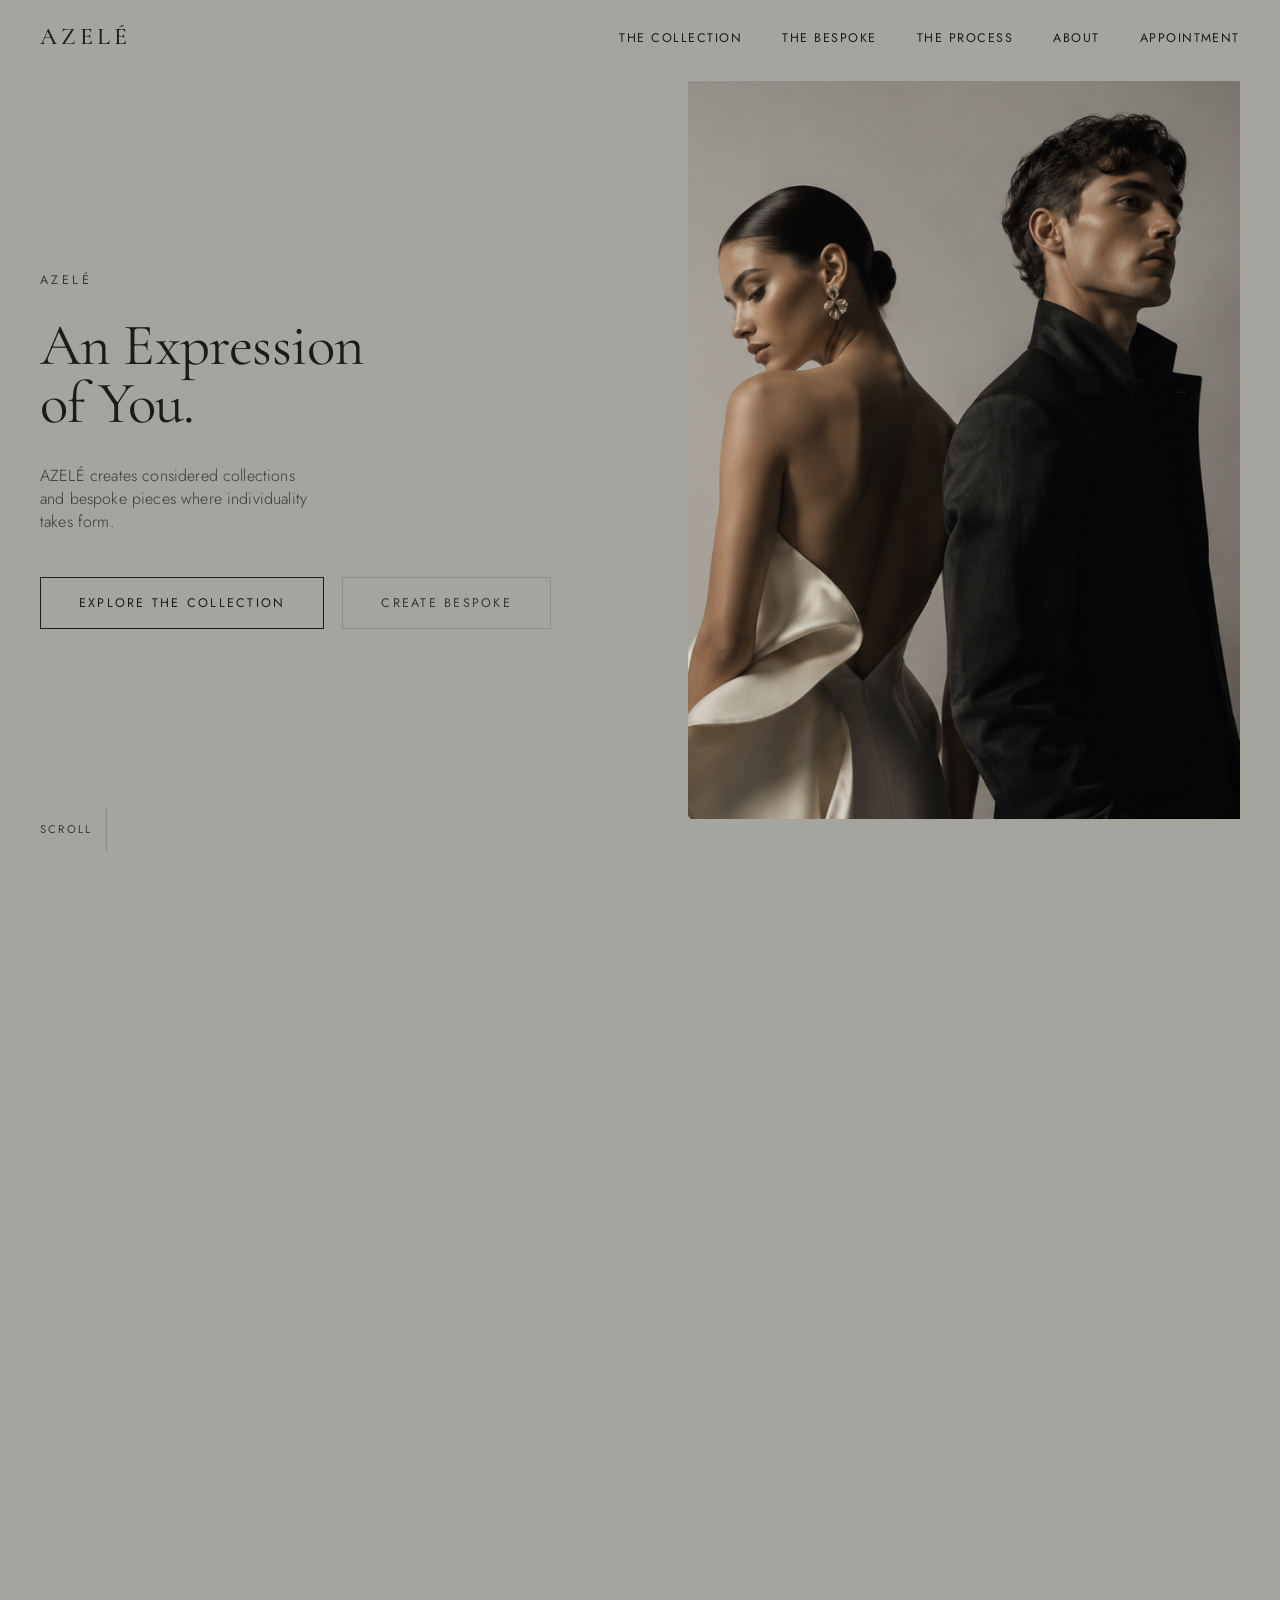
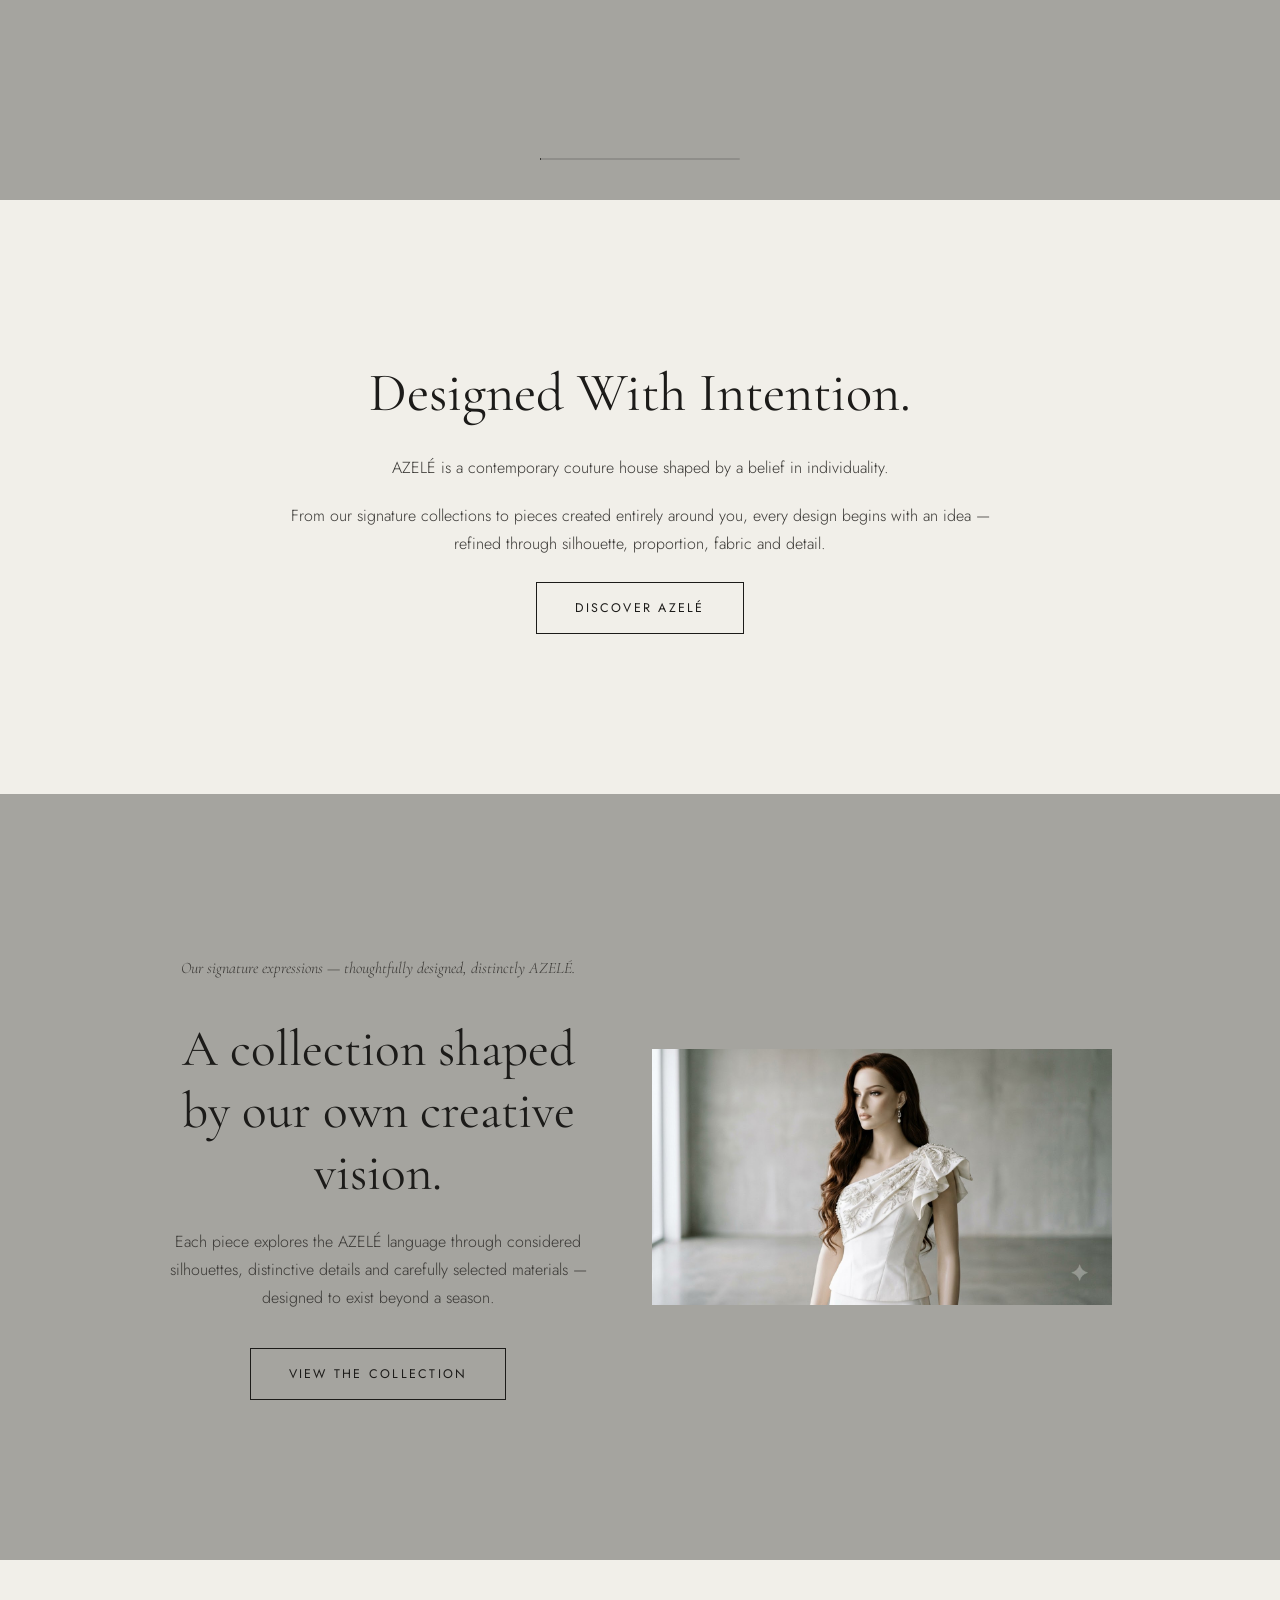
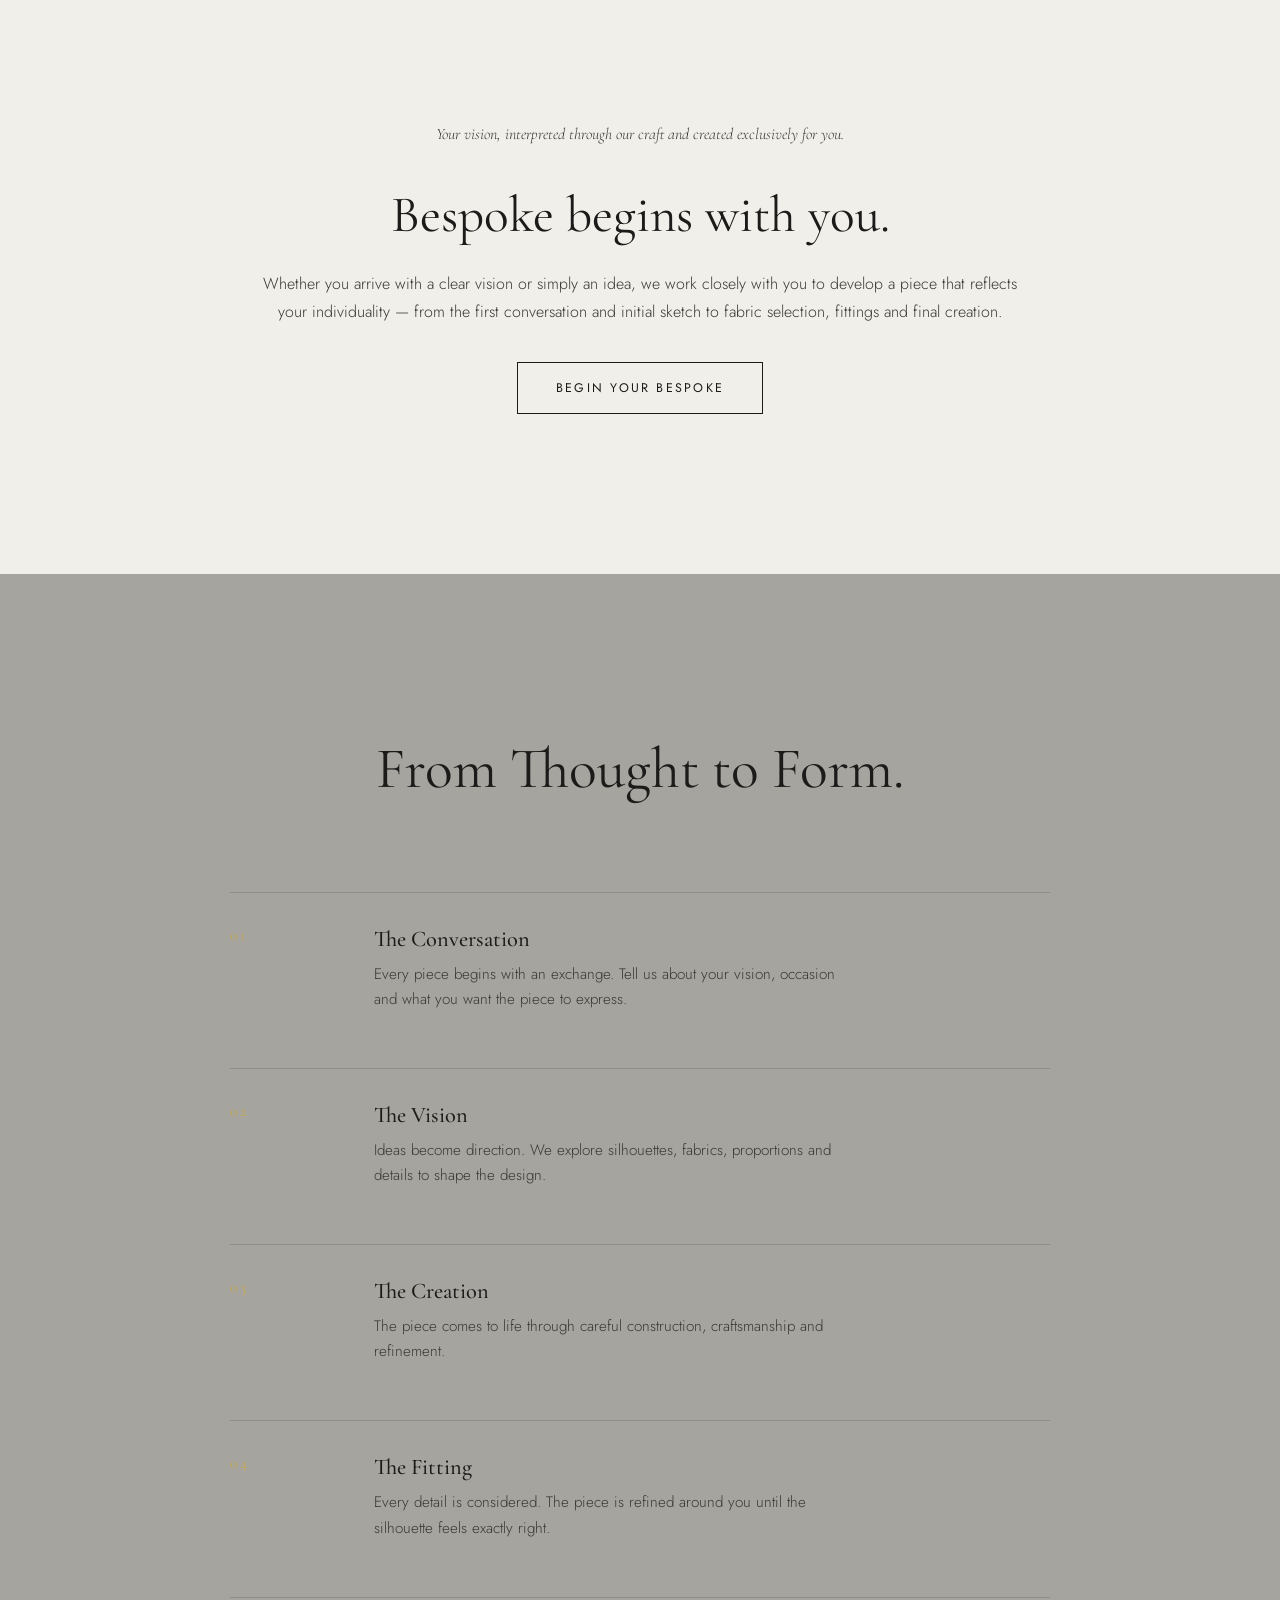
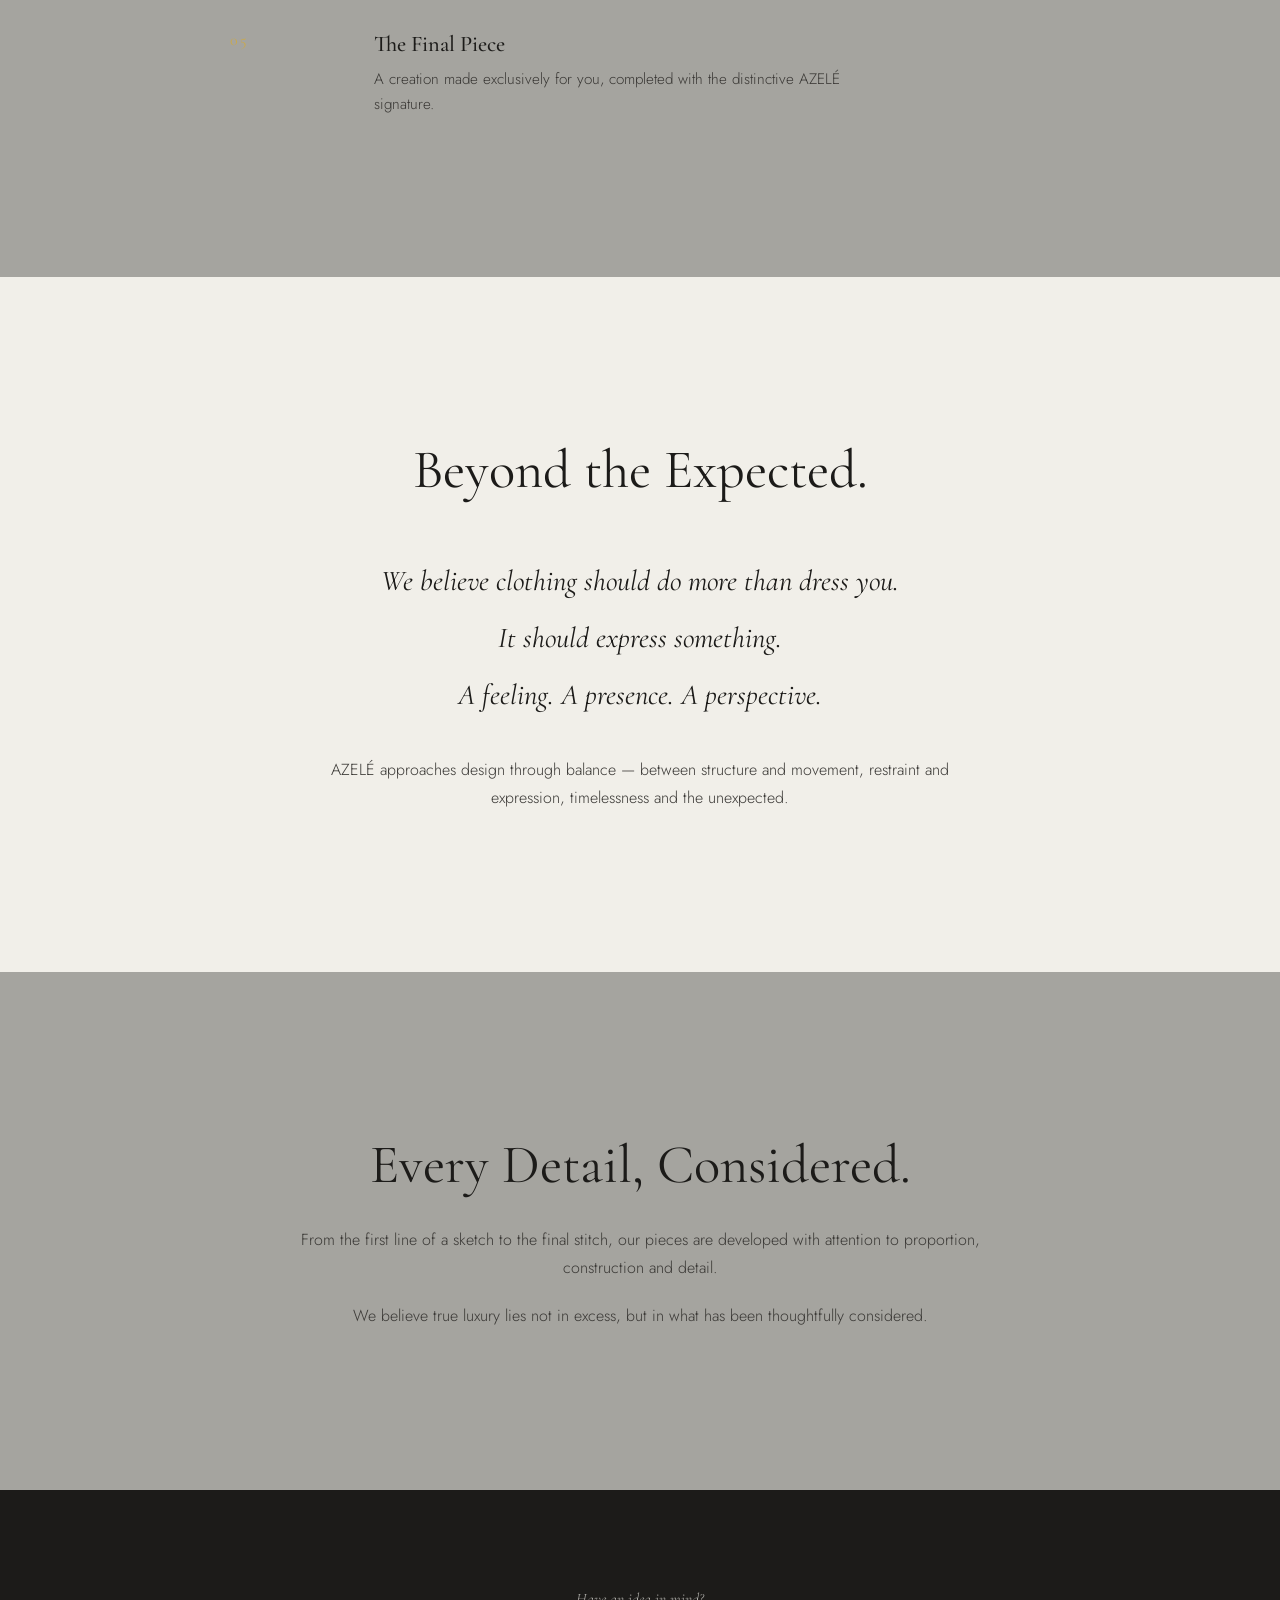
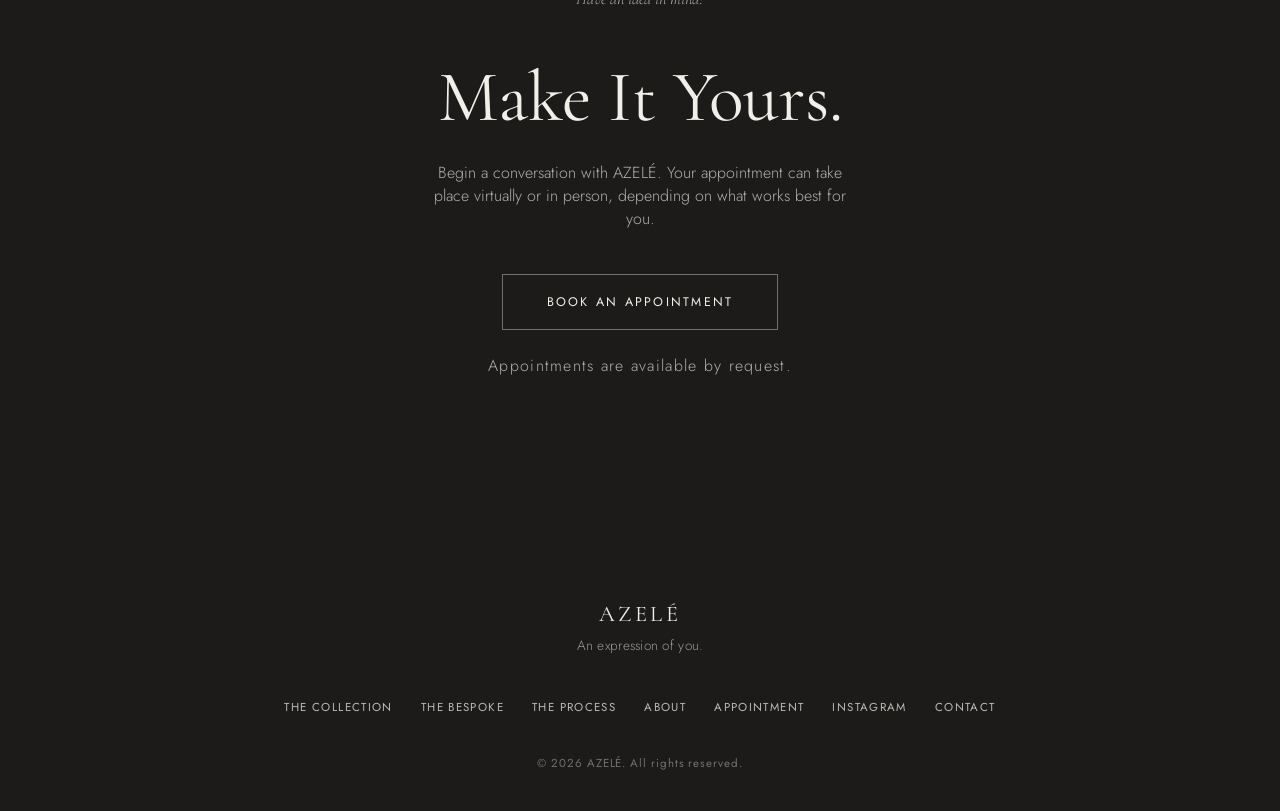
<file: index.html>
<!DOCTYPE html>
<html lang="en">
<head>
<meta charset="UTF-8" />
<meta name="viewport" content="width=device-width, initial-scale=1.0" />
<title>AZELÉ — An Expression of You</title>
<link rel="preconnect" href="https://fonts.googleapis.com">
<link href="https://fonts.googleapis.com/css2?family=Cormorant+Garamond:wght@300;400;500;600&family=Jost:wght@300;400;500&display=swap" rel="stylesheet">
<link rel="stylesheet" href="styles.css" />
</head>
<body>

  <!-- ============ NAV ============ -->
  <nav id="site-nav" class="nav">
    <div class="nav-inner">
      <a href="index.html" class="nav-logo">AZELÉ</a>
      <ul class="nav-links">
        <li><a href="collection.html">The Collection</a></li>
        <li><a href="bespoke.html">The Bespoke</a></li>
        <li><a href="#process">The Process</a></li>
        <li><a href="about.html">About</a></li>
        <li><a href="appointment.html">Appointment</a></li>
      </ul>
    </div>
  </nav>

  <!-- ============ HERO ============ -->
  <section id="top" class="hero">
    <div class="hero-copy">
      <p class="eyebrow">AZELÉ</p>
      <h1>An Expression<br/>of You.</h1>
      <p class="hero-sub">AZELÉ creates considered collections and bespoke pieces where individuality takes form.</p>
      <div class="hero-actions">
        <a href="collection.html" class="btn">Explore the Collection</a>
        <a href="bespoke.html" class="btn btn--ghost">Create Bespoke</a>
      </div>
    </div>
    <div class="hero-media">
      <img src="public/images/azele-hero-crop.png" alt="AZELÉ campaign image featuring a woman in a draped ivory gown and a man in tailored black, standing back to back" />
    </div>
    <div class="scroll-cue">
      <span>Scroll</span>
      <div class="scroll-line"><i></i></div>
    </div>
  </section>

  <!-- ============ SELF-PLAYING CANVAS SEQUENCE ============ -->
  <section id="story" class="scroll-sequence" style="--frame-count: 240;">
    <div class="sticky-stage">
      <canvas id="frame-canvas"></canvas>

      <div class="stage-caption stage-caption--in">
        <span class="cap-index">01</span>
        <h2>A silhouette begins,<br/>drawn to your form.</h2>
      </div>

      <div class="stage-caption stage-caption--mid">
        <span class="cap-index">02</span>
        <h2>Every detail,<br/>considered by hand.</h2>
      </div>

      <div class="stage-caption stage-caption--out">
        <span class="cap-index">03</span>
        <h2>One piece, realized —<br/>made for you alone.</h2>
      </div>

      <div class="progress-rail">
        <div class="progress-fill" id="progress-fill"></div>
      </div>
    </div>
  </section>

  <!-- ============ INTRODUCTION ============ -->
  <section id="introduction" class="copy-section bg-paper">
    <div class="copy-inner">
      <h2>Designed With Intention.</h2>
      <p>AZELÉ is a contemporary couture house shaped by a belief in individuality.</p>
      <p>From our signature collections to pieces created entirely around you, every design begins with an idea — refined through silhouette, proportion, fabric and detail.</p>
      <a href="about.html" class="btn">Discover AZELÉ</a>
    </div>
  </section>

  <!-- ============ THE COLLECTION (teaser) ============ -->
  <section class="offer bg-warm offer--collection">
    <div class="offer-row">
      <div class="offer-inner">
        <p class="offer-eyebrow">Our signature expressions — thoughtfully designed, distinctly AZELÉ.</p>
        <h2>A collection shaped by our own creative vision.</h2>
        <p>Each piece explores the AZELÉ language through considered silhouettes, distinctive details and carefully selected materials — designed to exist beyond a season.</p>
        <a href="collection.html" class="btn">View the Collection</a>
      </div>
      <div class="offer-media">
        <img class="offer-media-default" src="public/images/collection-default.jpeg" alt="AZELÉ collection piece — beaded one-shoulder gown detail" />
        <img class="offer-media-reveal" src="public/images/collection-reveal.jpeg" alt="" />
      </div>
    </div>
  </section>

  <!-- ============ THE BESPOKE (teaser) ============ -->
  <section class="offer bg-paper">
    <div class="offer-inner">
      <p class="offer-eyebrow">Your vision, interpreted through our craft and created exclusively for you.</p>
      <h2>Bespoke begins with you.</h2>
      <p>Whether you arrive with a clear vision or simply an idea, we work closely with you to develop a piece that reflects your individuality — from the first conversation and initial sketch to fabric selection, fittings and final creation.</p>
      <a href="bespoke.html" class="btn">Begin Your Bespoke</a>
    </div>
  </section>

  <!-- ============ THE PROCESS ============ -->
  <section id="process" class="process">
    <div class="process-head">
      <h2>From Thought to Form.</h2>
    </div>
    <div class="process-list">
      <div class="process-step">
        <span class="step-num">01</span>
        <div>
          <h3>The Conversation</h3>
          <p>Every piece begins with an exchange. Tell us about your vision, occasion and what you want the piece to express.</p>
        </div>
      </div>
      <div class="process-step">
        <span class="step-num">02</span>
        <div>
          <h3>The Vision</h3>
          <p>Ideas become direction. We explore silhouettes, fabrics, proportions and details to shape the design.</p>
        </div>
      </div>
      <div class="process-step">
        <span class="step-num">03</span>
        <div>
          <h3>The Creation</h3>
          <p>The piece comes to life through careful construction, craftsmanship and refinement.</p>
        </div>
      </div>
      <div class="process-step">
        <span class="step-num">04</span>
        <div>
          <h3>The Fitting</h3>
          <p>Every detail is considered. The piece is refined around you until the silhouette feels exactly right.</p>
        </div>
      </div>
      <div class="process-step">
        <span class="step-num">05</span>
        <div>
          <h3>The Final Piece</h3>
          <p>A creation made exclusively for you, completed with the distinctive AZELÉ signature.</p>
        </div>
      </div>
    </div>
  </section>

  <!-- ============ PHILOSOPHY ============ -->
  <section class="philosophy">
    <h2>Beyond the Expected.</h2>
    <div class="philosophy-lines">
      <p>We believe clothing should do more than dress you.</p>
      <p>It should express something.</p>
      <p>A feeling. A presence. A perspective.</p>
    </div>
    <p class="philosophy-body">AZELÉ approaches design through balance — between structure and movement, restraint and expression, timelessness and the unexpected.</p>
  </section>

  <!-- ============ CRAFTSMANSHIP ============ -->
  <section class="copy-section bg-warm">
    <div class="copy-inner">
      <h2>Every Detail, Considered.</h2>
      <p>From the first line of a sketch to the final stitch, our pieces are developed with attention to proportion, construction and detail.</p>
      <p>We believe true luxury lies not in excess, but in what has been thoughtfully considered.</p>
    </div>
  </section>

  <!-- ============ BESPOKE CTA ============ -->
  <section id="cta" class="cta">
    <p class="cta-lead">Have an idea in mind?</p>
    <h2>Make It Yours.</h2>
    <p>Begin a conversation with AZELÉ. Your appointment can take place virtually or in person, depending on what works best for you.</p>
    <a href="appointment.html" class="cta-button">Book an Appointment</a>
    <p class="cta-note">Appointments are available by request.</p>
  </section>

  <!-- ============ FOOTER ============ -->
  <footer class="footer">
    <div class="footer-inner">
      <p class="footer-logo">AZELÉ</p>
      <p class="footer-tag">An expression of you.</p>
      <ul class="footer-links">
        <li><a href="collection.html">The Collection</a></li>
        <li><a href="bespoke.html">The Bespoke</a></li>
        <li><a href="#process">The Process</a></li>
        <li><a href="about.html">About</a></li>
        <li><a href="appointment.html">Appointment</a></li>
        <li><a href="#">Instagram</a></li>
        <li><a href="#">Contact</a></li>
      </ul>
      <p class="footer-copy">&copy; 2026 AZELÉ. All rights reserved.</p>
    </div>
  </footer>

  <script src="nav.js"></script>
  <script src="script.js"></script>
  <script src="collection-reveal.js"></script>
</body>
</html>
</file>
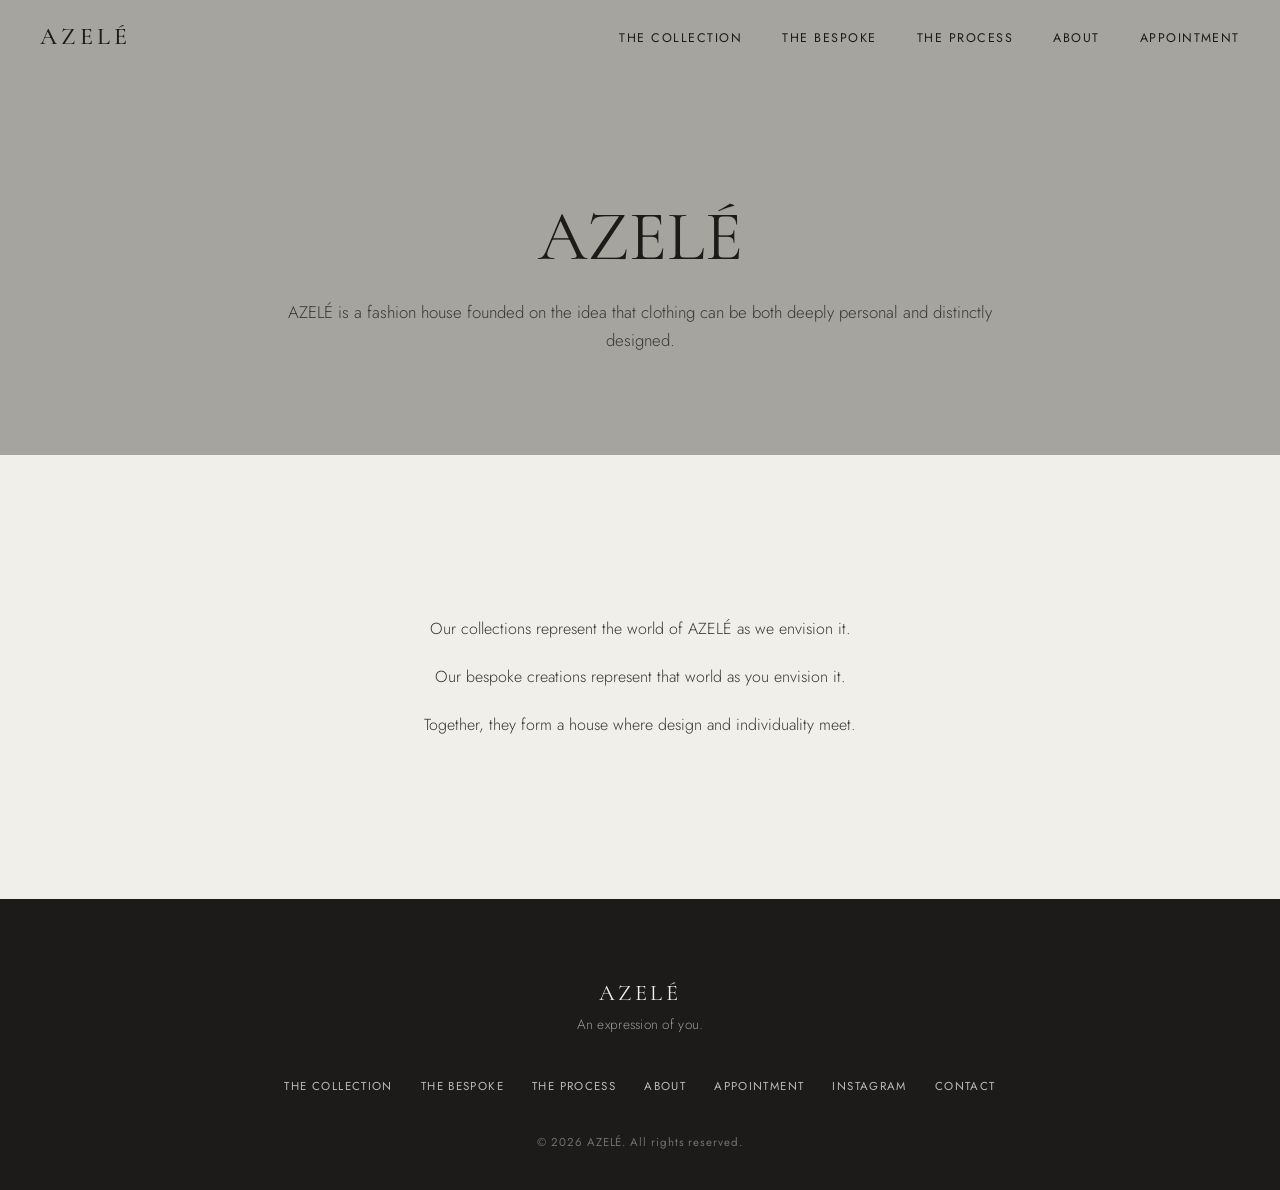
<file: about.html>
<!DOCTYPE html>
<html lang="en">
<head>
<meta charset="UTF-8" />
<meta name="viewport" content="width=device-width, initial-scale=1.0" />
<title>About — AZELÉ</title>
<link rel="preconnect" href="https://fonts.googleapis.com">
<link href="https://fonts.googleapis.com/css2?family=Cormorant+Garamond:wght@300;400;500;600&family=Jost:wght@300;400;500&display=swap" rel="stylesheet">
<link rel="stylesheet" href="styles.css" />
</head>
<body>

  <!-- ============ NAV ============ -->
  <nav id="site-nav" class="nav">
    <div class="nav-inner">
      <a href="index.html" class="nav-logo">AZELÉ</a>
      <ul class="nav-links">
        <li><a href="collection.html">The Collection</a></li>
        <li><a href="bespoke.html">The Bespoke</a></li>
        <li><a href="index.html#process">The Process</a></li>
        <li><a href="about.html">About</a></li>
        <li><a href="appointment.html">Appointment</a></li>
      </ul>
    </div>
  </nav>

  <!-- ============ PAGE HEAD ============ -->
  <section class="page-head">
    <div class="page-head-inner">
      <h1>AZELÉ</h1>
      <p>AZELÉ is a fashion house founded on the idea that clothing can be both deeply personal and distinctly designed.</p>
    </div>
  </section>

  <!-- ============ ABOUT COPY ============ -->
  <section class="copy-section bg-paper">
    <div class="copy-inner">
      <p>Our collections represent the world of AZELÉ as we envision it.</p>
      <p>Our bespoke creations represent that world as you envision it.</p>
      <p>Together, they form a house where design and individuality meet.</p>
    </div>
  </section>

  <!-- ============ FOOTER ============ -->
  <footer class="footer">
    <div class="footer-inner">
      <p class="footer-logo">AZELÉ</p>
      <p class="footer-tag">An expression of you.</p>
      <ul class="footer-links">
        <li><a href="collection.html">The Collection</a></li>
        <li><a href="bespoke.html">The Bespoke</a></li>
        <li><a href="index.html#process">The Process</a></li>
        <li><a href="about.html">About</a></li>
        <li><a href="appointment.html">Appointment</a></li>
        <li><a href="#">Instagram</a></li>
        <li><a href="#">Contact</a></li>
      </ul>
      <p class="footer-copy">&copy; 2026 AZELÉ. All rights reserved.</p>
    </div>
  </footer>

  <script src="nav.js"></script>
</body>
</html>
</file>
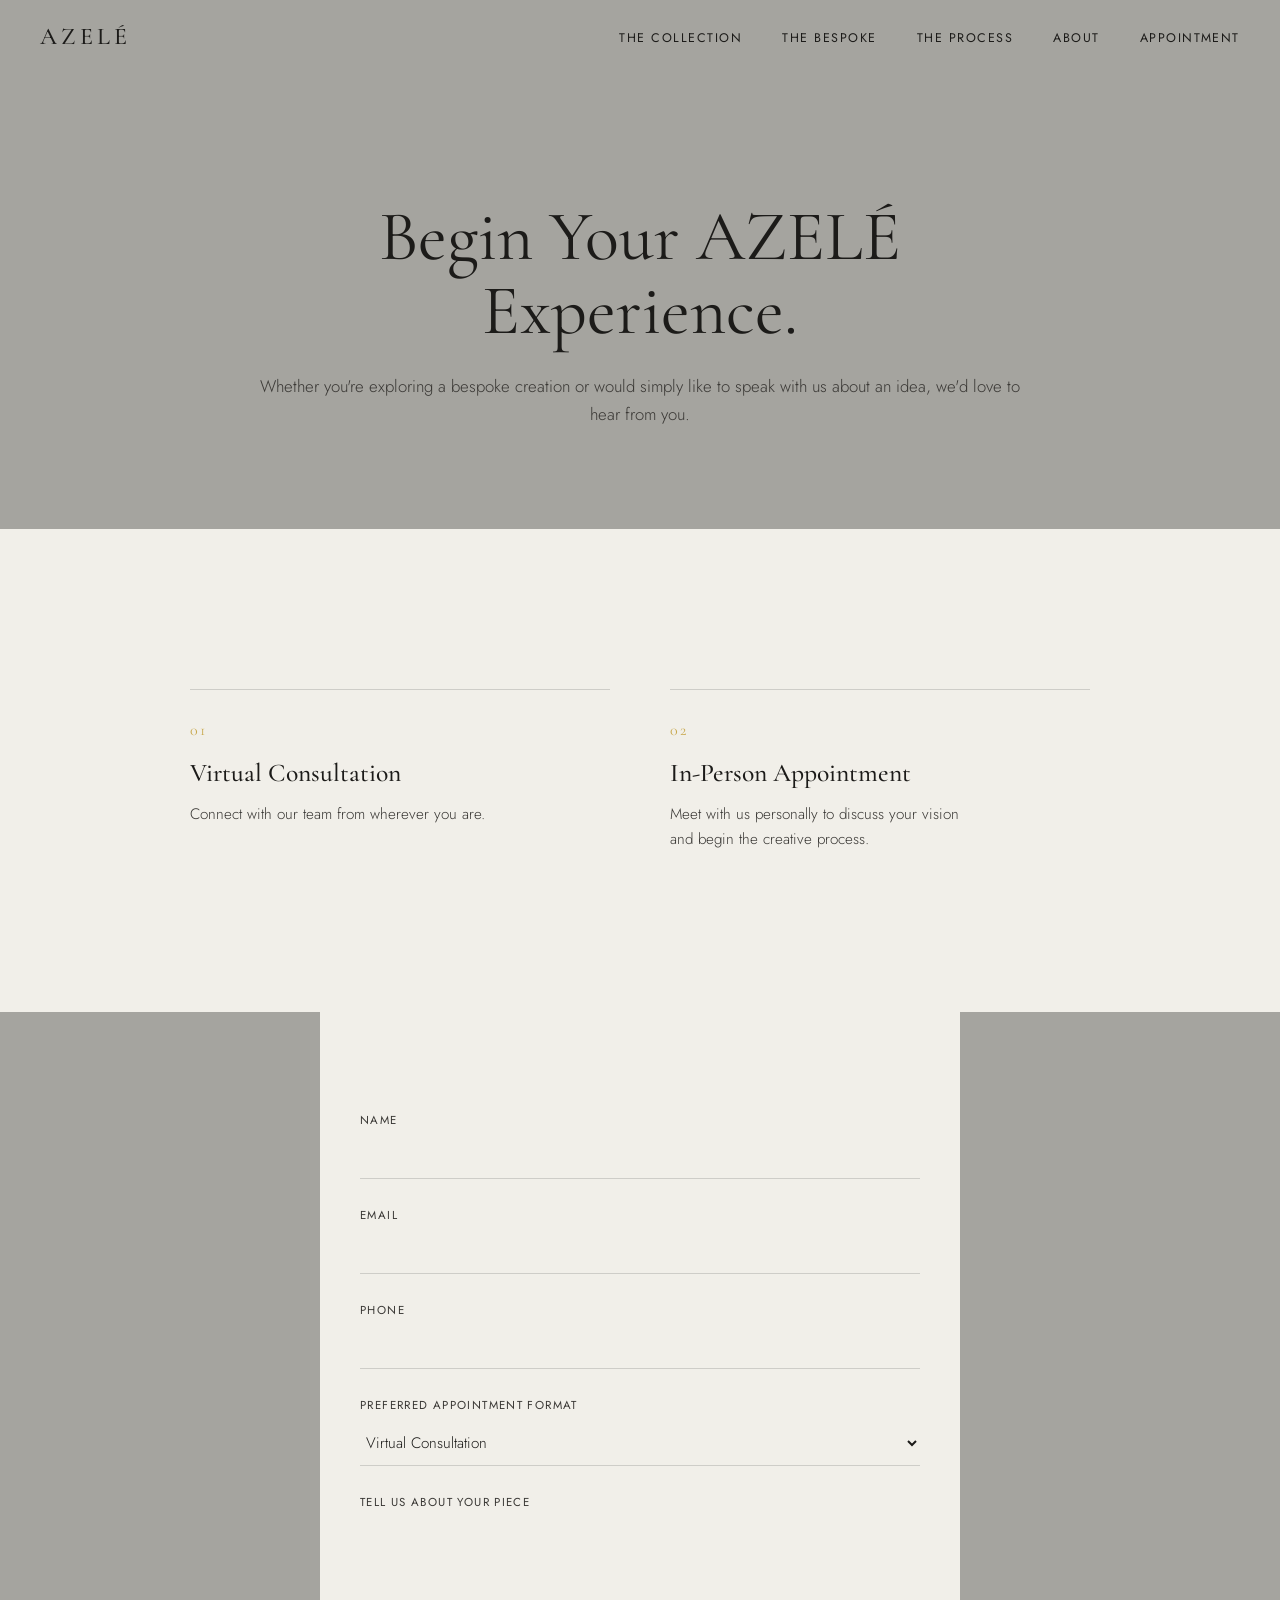
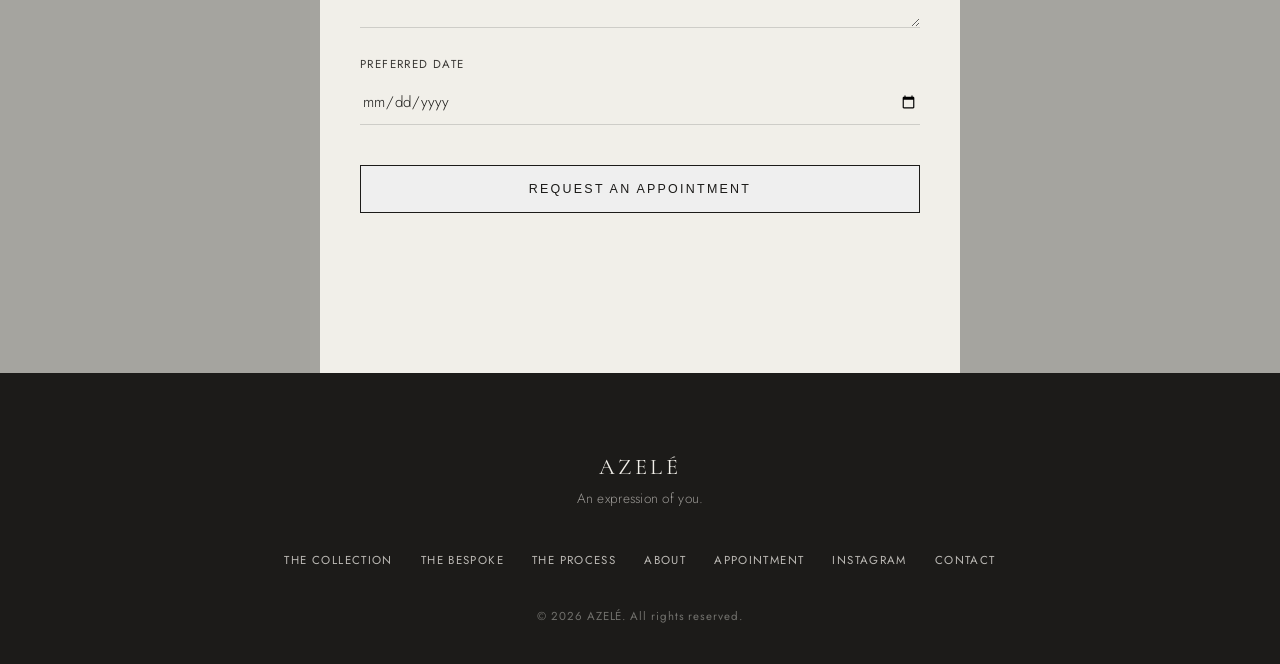
<file: appointment.html>
<!DOCTYPE html>
<html lang="en">
<head>
<meta charset="UTF-8" />
<meta name="viewport" content="width=device-width, initial-scale=1.0" />
<title>Appointment — AZELÉ</title>
<link rel="preconnect" href="https://fonts.googleapis.com">
<link href="https://fonts.googleapis.com/css2?family=Cormorant+Garamond:wght@300;400;500;600&family=Jost:wght@300;400;500&display=swap" rel="stylesheet">
<link rel="stylesheet" href="styles.css" />
</head>
<body>

  <!-- ============ NAV ============ -->
  <nav id="site-nav" class="nav">
    <div class="nav-inner">
      <a href="index.html" class="nav-logo">AZELÉ</a>
      <ul class="nav-links">
        <li><a href="collection.html">The Collection</a></li>
        <li><a href="bespoke.html">The Bespoke</a></li>
        <li><a href="index.html#process">The Process</a></li>
        <li><a href="about.html">About</a></li>
        <li><a href="appointment.html">Appointment</a></li>
      </ul>
    </div>
  </nav>

  <!-- ============ PAGE HEAD ============ -->
  <section class="page-head">
    <div class="page-head-inner">
      <h1>Begin Your AZELÉ Experience.</h1>
      <p>Whether you're exploring a bespoke creation or would simply like to speak with us about an idea, we'd love to hear from you.</p>
    </div>
  </section>

  <!-- ============ APPOINTMENT FORMATS ============ -->
  <section class="detail">
    <div class="detail-grid detail-grid--two">
      <div class="detail-block">
        <span class="detail-num">01</span>
        <h3>Virtual Consultation</h3>
        <p>Connect with our team from wherever you are.</p>
      </div>
      <div class="detail-block">
        <span class="detail-num">02</span>
        <h3>In-Person Appointment</h3>
        <p>Meet with us personally to discuss your vision and begin the creative process.</p>
      </div>
    </div>
  </section>

  <!-- ============ APPOINTMENT FORM ============ -->
  <!-- No backend wired up yet — connect this form to the real booking flow later. -->
  <section>
    <form class="appointment-form">
      <div class="form-row">
        <label for="name">Name</label>
        <input type="text" id="name" name="name" autocomplete="name" required />
      </div>
      <div class="form-row">
        <label for="email">Email</label>
        <input type="email" id="email" name="email" autocomplete="email" required />
      </div>
      <div class="form-row">
        <label for="phone">Phone</label>
        <input type="tel" id="phone" name="phone" autocomplete="tel" />
      </div>
      <div class="form-row">
        <label for="format">Preferred appointment format</label>
        <select id="format" name="format">
          <option value="virtual">Virtual Consultation</option>
          <option value="in-person">In-Person Appointment</option>
        </select>
      </div>
      <div class="form-row">
        <label for="piece">Tell us about your piece</label>
        <textarea id="piece" name="piece"></textarea>
      </div>
      <div class="form-row">
        <label for="date">Preferred date</label>
        <input type="date" id="date" name="date" />
      </div>
      <button type="submit" class="btn">Request an Appointment</button>
    </form>
  </section>

  <!-- ============ FOOTER ============ -->
  <footer class="footer">
    <div class="footer-inner">
      <p class="footer-logo">AZELÉ</p>
      <p class="footer-tag">An expression of you.</p>
      <ul class="footer-links">
        <li><a href="collection.html">The Collection</a></li>
        <li><a href="bespoke.html">The Bespoke</a></li>
        <li><a href="index.html#process">The Process</a></li>
        <li><a href="about.html">About</a></li>
        <li><a href="appointment.html">Appointment</a></li>
        <li><a href="#">Instagram</a></li>
        <li><a href="#">Contact</a></li>
      </ul>
      <p class="footer-copy">&copy; 2026 AZELÉ. All rights reserved.</p>
    </div>
  </footer>

  <script src="nav.js"></script>
</body>
</html>
</file>
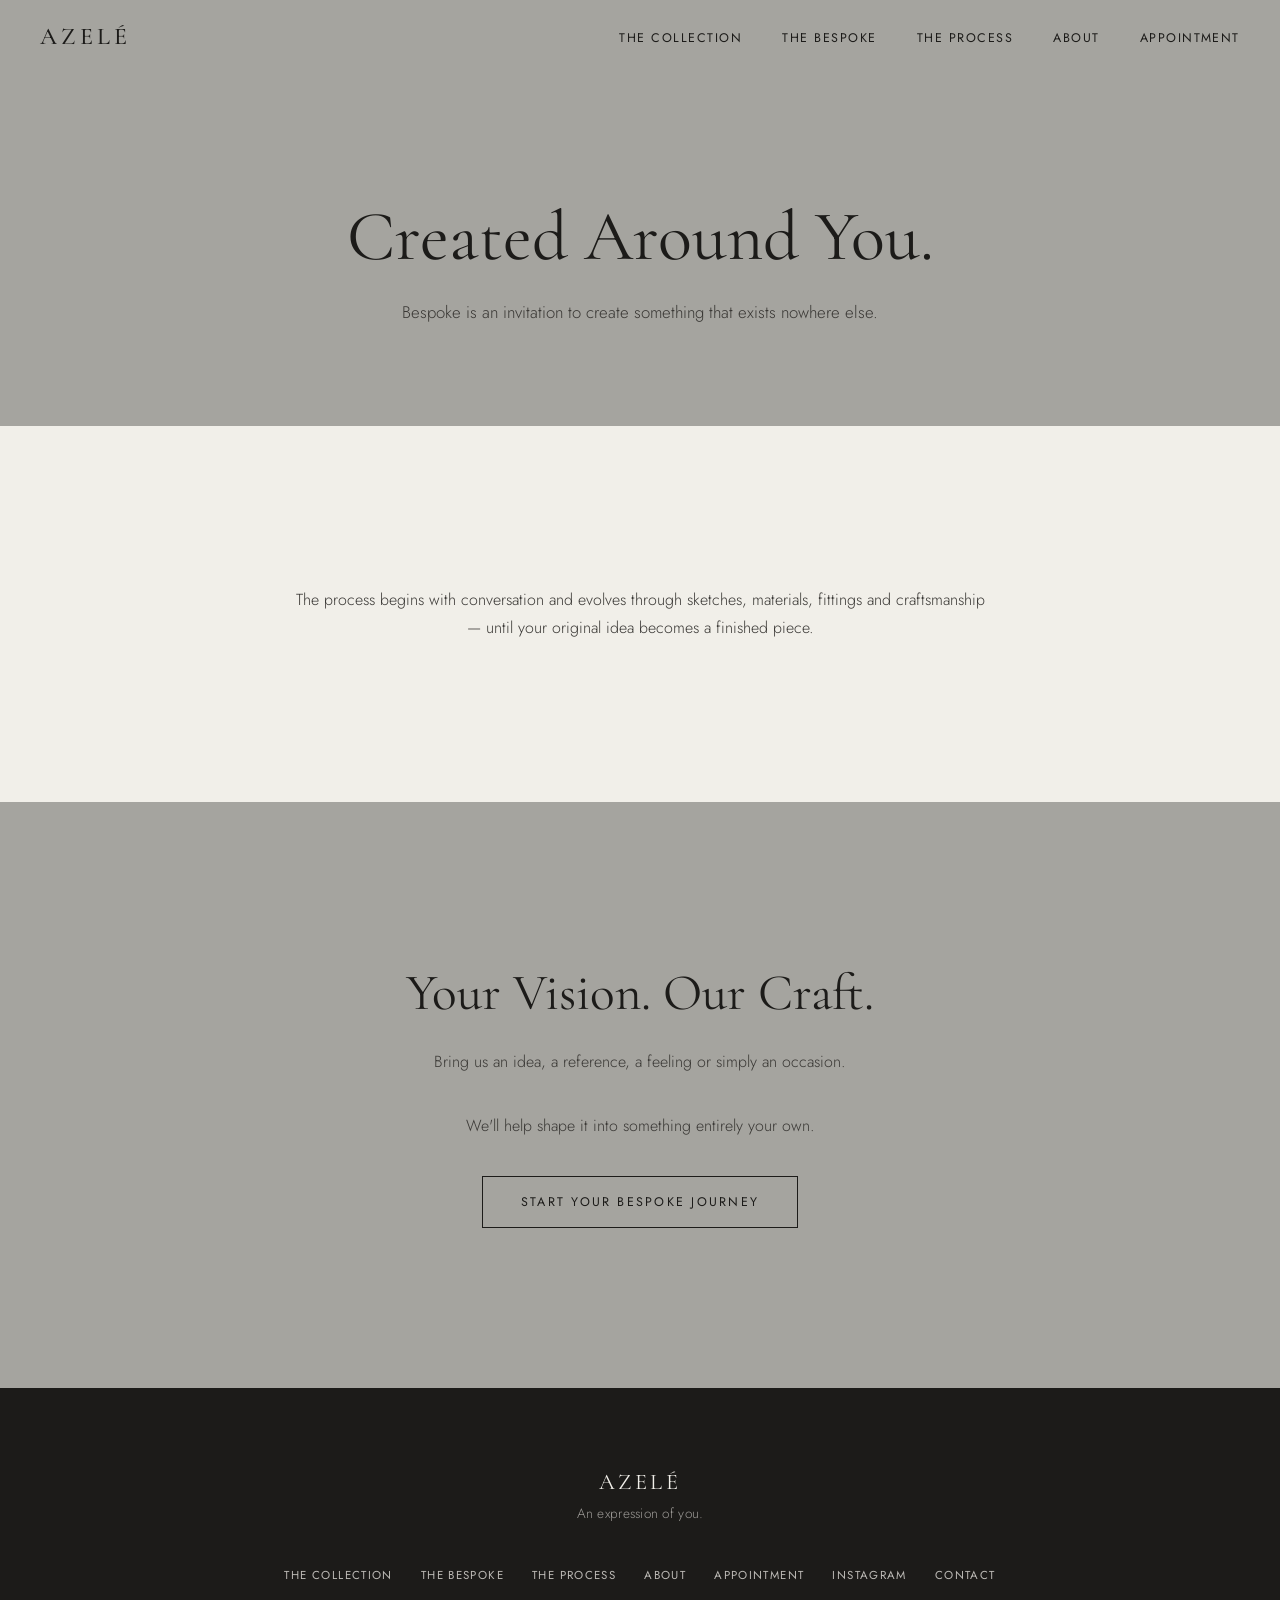
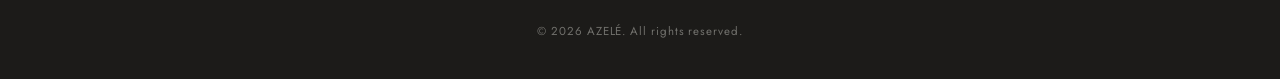
<file: bespoke.html>
<!DOCTYPE html>
<html lang="en">
<head>
<meta charset="UTF-8" />
<meta name="viewport" content="width=device-width, initial-scale=1.0" />
<title>The Bespoke — AZELÉ</title>
<link rel="preconnect" href="https://fonts.googleapis.com">
<link href="https://fonts.googleapis.com/css2?family=Cormorant+Garamond:wght@300;400;500;600&family=Jost:wght@300;400;500&display=swap" rel="stylesheet">
<link rel="stylesheet" href="styles.css" />
</head>
<body>

  <!-- ============ NAV ============ -->
  <nav id="site-nav" class="nav">
    <div class="nav-inner">
      <a href="index.html" class="nav-logo">AZELÉ</a>
      <ul class="nav-links">
        <li><a href="collection.html">The Collection</a></li>
        <li><a href="bespoke.html">The Bespoke</a></li>
        <li><a href="index.html#process">The Process</a></li>
        <li><a href="about.html">About</a></li>
        <li><a href="appointment.html">Appointment</a></li>
      </ul>
    </div>
  </nav>

  <!-- ============ PAGE HEAD ============ -->
  <section class="page-head">
    <div class="page-head-inner">
      <h1>Created Around You.</h1>
      <p>Bespoke is an invitation to create something that exists nowhere else.</p>
    </div>
  </section>

  <!-- ============ BESPOKE INTRO ============ -->
  <section class="copy-section bg-paper">
    <div class="copy-inner">
      <p>The process begins with conversation and evolves through sketches, materials, fittings and craftsmanship — until your original idea becomes a finished piece.</p>
    </div>
  </section>

  <!-- ============ VISION / CRAFT ============ -->
  <section class="offer bg-warm">
    <div class="offer-inner">
      <h2>Your Vision. Our Craft.</h2>
      <p>Bring us an idea, a reference, a feeling or simply an occasion.</p>
      <p>We'll help shape it into something entirely your own.</p>
      <a href="appointment.html" class="btn">Start Your Bespoke Journey</a>
    </div>
  </section>

  <!-- ============ FOOTER ============ -->
  <footer class="footer">
    <div class="footer-inner">
      <p class="footer-logo">AZELÉ</p>
      <p class="footer-tag">An expression of you.</p>
      <ul class="footer-links">
        <li><a href="collection.html">The Collection</a></li>
        <li><a href="bespoke.html">The Bespoke</a></li>
        <li><a href="index.html#process">The Process</a></li>
        <li><a href="about.html">About</a></li>
        <li><a href="appointment.html">Appointment</a></li>
        <li><a href="#">Instagram</a></li>
        <li><a href="#">Contact</a></li>
      </ul>
      <p class="footer-copy">&copy; 2026 AZELÉ. All rights reserved.</p>
    </div>
  </footer>

  <script src="nav.js"></script>
</body>
</html>
</file>
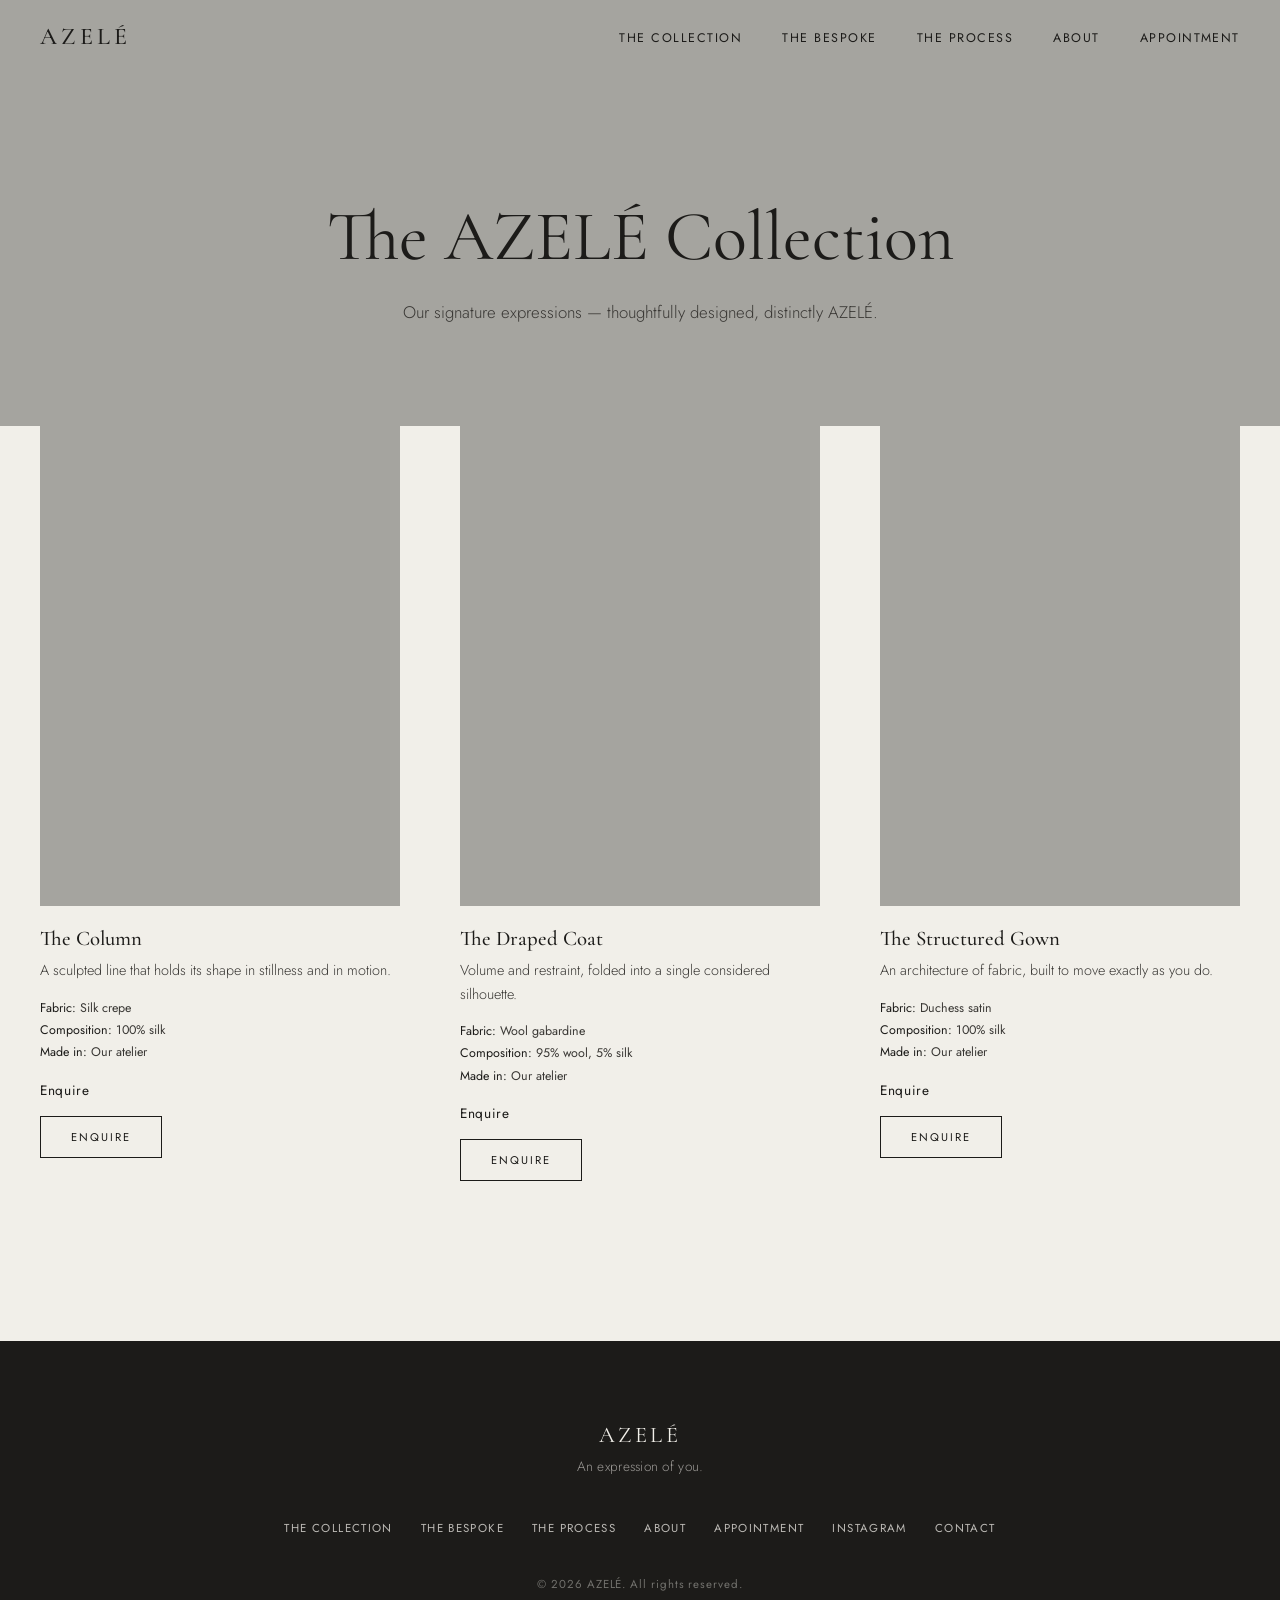
<file: collection.html>
<!DOCTYPE html>
<html lang="en">
<head>
<meta charset="UTF-8" />
<meta name="viewport" content="width=device-width, initial-scale=1.0" />
<title>The Collection — AZELÉ</title>
<link rel="preconnect" href="https://fonts.googleapis.com">
<link href="https://fonts.googleapis.com/css2?family=Cormorant+Garamond:wght@300;400;500;600&family=Jost:wght@300;400;500&display=swap" rel="stylesheet">
<link rel="stylesheet" href="styles.css" />
</head>
<body>

  <!-- ============ NAV ============ -->
  <nav id="site-nav" class="nav">
    <div class="nav-inner">
      <a href="index.html" class="nav-logo">AZELÉ</a>
      <ul class="nav-links">
        <li><a href="collection.html">The Collection</a></li>
        <li><a href="bespoke.html">The Bespoke</a></li>
        <li><a href="index.html#process">The Process</a></li>
        <li><a href="about.html">About</a></li>
        <li><a href="appointment.html">Appointment</a></li>
      </ul>
    </div>
  </nav>

  <!-- ============ PAGE HEAD ============ -->
  <section class="page-head">
    <div class="page-head-inner">
      <h1>The AZELÉ Collection</h1>
      <p>Our signature expressions — thoughtfully designed, distinctly AZELÉ.</p>
    </div>
  </section>

  <!-- ============ PIECE GRID ============ -->
  <!-- Placeholder pieces — replace with real catalog content, imagery and pricing before launch. -->
  <section class="piece-grid">
    <article class="piece-card">
      <div class="piece-media"></div>
      <h3>The Column</h3>
      <p class="piece-desc">A sculpted line that holds its shape in stillness and in motion.</p>
      <p class="piece-meta">
        <strong>Fabric:</strong> Silk crepe<br/>
        <strong>Composition:</strong> 100% silk<br/>
        <strong>Made in:</strong> Our atelier
      </p>
      <p class="piece-price">Enquire</p>
      <a href="appointment.html" class="btn">Enquire</a>
    </article>

    <article class="piece-card">
      <div class="piece-media"></div>
      <h3>The Draped Coat</h3>
      <p class="piece-desc">Volume and restraint, folded into a single considered silhouette.</p>
      <p class="piece-meta">
        <strong>Fabric:</strong> Wool gabardine<br/>
        <strong>Composition:</strong> 95% wool, 5% silk<br/>
        <strong>Made in:</strong> Our atelier
      </p>
      <p class="piece-price">Enquire</p>
      <a href="appointment.html" class="btn">Enquire</a>
    </article>

    <article class="piece-card">
      <div class="piece-media"></div>
      <h3>The Structured Gown</h3>
      <p class="piece-desc">An architecture of fabric, built to move exactly as you do.</p>
      <p class="piece-meta">
        <strong>Fabric:</strong> Duchess satin<br/>
        <strong>Composition:</strong> 100% silk<br/>
        <strong>Made in:</strong> Our atelier
      </p>
      <p class="piece-price">Enquire</p>
      <a href="appointment.html" class="btn">Enquire</a>
    </article>
  </section>

  <!-- ============ FOOTER ============ -->
  <footer class="footer">
    <div class="footer-inner">
      <p class="footer-logo">AZELÉ</p>
      <p class="footer-tag">An expression of you.</p>
      <ul class="footer-links">
        <li><a href="collection.html">The Collection</a></li>
        <li><a href="bespoke.html">The Bespoke</a></li>
        <li><a href="index.html#process">The Process</a></li>
        <li><a href="about.html">About</a></li>
        <li><a href="appointment.html">Appointment</a></li>
        <li><a href="#">Instagram</a></li>
        <li><a href="#">Contact</a></li>
      </ul>
      <p class="footer-copy">&copy; 2026 AZELÉ. All rights reserved.</p>
    </div>
  </footer>

  <script src="nav.js"></script>
</body>
</html>
</file>
<file: styles.css>
/* =========================================================
   AZELÉ — Site Styles
   Palette derived from the sampled backdrop of the frame
   sequence itself, so the canvas melts into the page.
   ========================================================= */

:root{
  --bg: #A5A49F;          /* sampled average backdrop color from frames */
  --bg-deep: #86847E;     /* slightly deeper shade for contrast blocks */
  --ink: #1c1b19;
  --ink-soft: #3a3835;
  --paper: #f1efe9;
  --line: rgba(28,27,25,0.16);
  --accent: #c9a94f;      /* muted brass, echoes the sequin glints */

  --serif: 'Cormorant Garamond', 'Times New Roman', serif;
  --sans: 'Jost', 'Helvetica Neue', Arial, sans-serif;
}

*{ margin:0; padding:0; box-sizing:border-box; }

html{
  background: var(--bg);
  scroll-behavior: smooth;
}

body{
  background: var(--bg);
  color: var(--ink);
  font-family: var(--sans);
  overflow-x: hidden;
}

a{ color: inherit; text-decoration: none; }
ul{ list-style: none; }

::selection{ background: var(--ink); color: var(--bg); }

/* ---------------- NAV ---------------- */
.nav{
  position: fixed;
  top: 0; left: 0; right: 0;
  z-index: 100;
  background: transparent;
  transition: background-color 0.4s ease, backdrop-filter 0.4s ease, box-shadow 0.4s ease;
}

.nav.scrolled{
  background: rgba(165, 164, 159, 0.55);
  backdrop-filter: blur(14px) saturate(140%);
  -webkit-backdrop-filter: blur(14px) saturate(140%);
  box-shadow: 0 1px 0 var(--line);
}

.nav-inner{
  max-width: 1400px;
  margin: 0 auto;
  padding: 22px 40px;
  display: flex;
  align-items: center;
  justify-content: space-between;
}

.nav-logo{
  font-family: var(--serif);
  font-size: 1.5rem;
  letter-spacing: 0.18em;
  font-weight: 500;
}

.nav-links{
  display: flex;
  gap: 40px;
}

.nav-links a{
  font-size: 0.78rem;
  letter-spacing: 0.12em;
  text-transform: uppercase;
  font-weight: 400;
  position: relative;
  padding-bottom: 4px;
}

.nav-links a::after{
  content: "";
  position: absolute;
  left: 0; bottom: 0;
  width: 0%;
  height: 1px;
  background: var(--ink);
  transition: width 0.3s ease;
}

.nav-links a:hover::after{ width: 100%; }

/* ---------------- HERO ---------------- */
.hero{
  position: relative;
  min-height: 100vh;
  display: flex;
  flex-direction: row;
  align-items: center;
  justify-content: space-between;
  gap: 48px;
  padding: 0 40px;
  max-width: 1400px;
  margin: 0 auto;
}

.hero-copy{
  flex: 1 1 480px;
  max-width: 560px;
}

.hero-media{
  flex: 0 0 46%;
  max-width: 620px;
  height: 82vh;
}

.hero-media img{
  display: block;
  width: 100%;
  height: 100%;
  object-fit: cover;
  object-position: center top;
}

.eyebrow{
  font-size: 0.78rem;
  letter-spacing: 0.28em;
  text-transform: uppercase;
  color: var(--ink-soft);
  margin-bottom: 28px;
}

.hero h1{
  font-family: var(--serif);
  font-weight: 400;
  font-size: clamp(2.8rem, 4.6vw, 5.2rem);
  line-height: 0.98;
  letter-spacing: -0.01em;
}

.hero-sub{
  margin-top: 32px;
  max-width: 30ch;
  font-size: 1rem;
  font-weight: 300;
  color: var(--ink-soft);
  letter-spacing: 0.01em;
}

.hero-actions{
  display: flex;
  flex-wrap: wrap;
  gap: 18px;
  margin-top: 44px;
}

.scroll-cue{
  position: absolute;
  bottom: 48px;
  left: 40px;
  display: flex;
  align-items: center;
  gap: 14px;
}

.scroll-cue span{
  font-size: 0.7rem;
  letter-spacing: 0.2em;
  text-transform: uppercase;
  color: var(--ink-soft);
}

.scroll-line{
  width: 1px;
  height: 46px;
  background: var(--line);
  position: relative;
  overflow: hidden;
}

.scroll-line i{
  position: absolute;
  top: -100%;
  left: 0;
  width: 100%;
  height: 100%;
  background: var(--ink);
  animation: scrollDrop 1.8s ease-in-out infinite;
}

@keyframes scrollDrop{
  0%{ top: -100%; }
  60%{ top: 100%; }
  100%{ top: 100%; }
}

/* ---------------- SCROLL SEQUENCE ---------------- */
.scroll-sequence{
  position: relative;
  height: 100vh; /* self-playing now, no scroll runway needed */
  background: var(--bg);
}

.sticky-stage{
  position: relative;
  top: 0;
  height: 100vh;
  width: 100%;
  overflow: hidden;
  background: var(--bg);
}

#frame-canvas{
  position: absolute;
  inset: 0;
  width: 100%;
  height: 100%;
  display: block;
  background: var(--bg);
}

.stage-caption{
  position: absolute;
  left: 6%;
  max-width: 460px;
  opacity: 0;
  transform: translateY(24px);
  transition: opacity 0.6s ease, transform 0.6s ease;
  pointer-events: none;
}

.stage-caption.is-visible{
  opacity: 1;
  transform: translateY(0);
}

.stage-caption--in{ top: 18%; }
.stage-caption--mid{ top: 42%; left: auto; right: 6%; text-align: right; }
.stage-caption--out{ bottom: 14%; top: auto; }

.cap-index{
  display: block;
  font-size: 0.72rem;
  letter-spacing: 0.3em;
  color: var(--accent);
  margin-bottom: 10px;
}

.stage-caption h2{
  font-family: var(--serif);
  font-weight: 400;
  font-size: clamp(1.8rem, 3.4vw, 2.8rem);
  line-height: 1.08;
  color: var(--ink);
  text-shadow: 0 2px 18px rgba(241,239,233,0.5);
}

.progress-rail{
  position: absolute;
  bottom: 40px;
  left: 50%;
  transform: translateX(-50%);
  width: 200px;
  height: 2px;
  background: var(--line);
  border-radius: 2px;
  overflow: hidden;
}

.progress-fill{
  height: 100%;
  width: 0%;
  background: var(--ink);
}

/* ---------------- DETAIL ---------------- */
.detail{
  padding: 160px 40px;
  background: var(--paper);
}

.detail-grid{
  max-width: 1200px;
  margin: 0 auto;
  display: grid;
  grid-template-columns: repeat(3, 1fr);
  gap: 60px;
}

.detail-block{
  border-top: 1px solid var(--line);
  padding-top: 28px;
}

.detail-num{
  font-family: var(--serif);
  font-size: 1rem;
  color: var(--accent);
  letter-spacing: 0.1em;
}

.detail-block h3{
  font-family: var(--serif);
  font-weight: 500;
  font-size: 1.6rem;
  margin: 16px 0 14px;
}

.detail-block p{
  font-size: 0.95rem;
  font-weight: 300;
  line-height: 1.65;
  color: var(--ink-soft);
  max-width: 34ch;
}

.detail-grid--two{
  grid-template-columns: repeat(2, 1fr);
  max-width: 900px;
}

/* ---------------- BUTTONS (light backgrounds) ---------------- */
.btn{
  display: inline-block;
  padding: 16px 38px;
  border: 1px solid var(--ink);
  color: var(--ink);
  font-size: 0.78rem;
  letter-spacing: 0.18em;
  text-transform: uppercase;
  transition: background-color 0.3s ease, color 0.3s ease, border-color 0.3s ease;
}

.btn:hover{
  background: var(--ink);
  color: var(--paper);
}

.btn--ghost{
  border-color: var(--line);
  color: var(--ink-soft);
}

.btn--ghost:hover{
  border-color: var(--ink);
}

/* ---------------- COPY SECTIONS (Introduction / Craftsmanship) ---------------- */
.copy-section{
  padding: 160px 40px;
  text-align: center;
}

.copy-section.bg-paper{ background: var(--paper); }
.copy-section.bg-warm{ background: var(--bg); }

.copy-inner{
  max-width: 700px;
  margin: 0 auto;
}

.copy-inner h2{
  font-family: var(--serif);
  font-weight: 400;
  font-size: clamp(2.2rem, 5vw, 3.4rem);
  margin-bottom: 28px;
}

.copy-inner p{
  font-size: 1rem;
  font-weight: 300;
  line-height: 1.75;
  color: var(--ink-soft);
  margin-bottom: 20px;
}

.copy-inner p:last-of-type{ margin-bottom: 0; }

.copy-inner .btn{ margin-top: 24px; }

/* ---------------- OFFER SECTIONS (Collection / Bespoke teasers) ---------------- */
.offer{ padding: 160px 40px; }
.offer.bg-warm{ background: var(--bg); }
.offer.bg-paper{ background: var(--paper); }

.offer-inner{
  max-width: 760px;
  margin: 0 auto;
  text-align: center;
}

.offer-eyebrow{
  font-family: var(--serif);
  font-style: italic;
  font-weight: 400;
  font-size: 1.3rem;
  color: var(--ink-soft);
  margin-bottom: 24px;
  line-height: 1.4;
}

.offer-inner h2{
  font-family: var(--serif);
  font-weight: 400;
  font-size: clamp(2rem, 4.6vw, 3.2rem);
  margin-bottom: 24px;
}

.offer-inner p{
  font-size: 1rem;
  font-weight: 300;
  line-height: 1.75;
  color: var(--ink-soft);
  margin-bottom: 36px;
}

/* ---------------- COLLECTION IMAGE REVEAL (scoped additions only; .offer/.offer-inner/.offer-eyebrow rules above are untouched and still govern the Bespoke teaser) ---------------- */
.offer--collection .offer-row{
  display: flex;
  align-items: center;
  justify-content: center;
  gap: 64px;
  max-width: 1160px;
  margin: 0 auto;
}

.offer--collection .offer-inner{
  margin: 0;
  max-width: 420px;
  flex: 1 1 380px;
}

.offer-media{
  position: relative;
  flex: 1 1 420px;
  max-width: 460px;
  aspect-ratio: 1376 / 768;
  overflow: hidden;
}

.offer-media img{
  position: absolute;
  inset: 0;
  width: 100%;
  height: 100%;
  object-fit: cover;
  display: block;
}

.offer-media-reveal{
  opacity: 0;
  transition: opacity 0.5s ease;
  pointer-events: none;
  -webkit-mask-image: radial-gradient(circle 140px at var(--mx, 50%) var(--my, 50%), #000 45%, transparent 75%);
  mask-image: radial-gradient(circle 140px at var(--mx, 50%) var(--my, 50%), #000 45%, transparent 75%);
}

.offer-media.is-active .offer-media-reveal{
  opacity: 1;
}

/* ---------------- PROCESS ---------------- */
.process{
  padding: 160px 40px;
  background: var(--bg);
}

.process-head{
  text-align: center;
  margin-bottom: 88px;
}

.process-head h2{
  font-family: var(--serif);
  font-weight: 400;
  font-size: clamp(2.4rem, 5vw, 3.6rem);
}

.process-list{
  max-width: 820px;
  margin: 0 auto;
  display: flex;
  flex-direction: column;
  gap: 56px;
}

.process-step{
  display: grid;
  grid-template-columns: 120px 1fr;
  gap: 24px;
  border-top: 1px solid var(--line);
  padding-top: 32px;
}

.process-step .step-num{
  font-family: var(--serif);
  font-size: 1rem;
  color: var(--accent);
  letter-spacing: 0.1em;
}

.process-step h3{
  font-family: var(--serif);
  font-weight: 500;
  font-size: 1.4rem;
  margin-bottom: 10px;
}

.process-step p{
  font-size: 0.95rem;
  font-weight: 300;
  line-height: 1.65;
  color: var(--ink-soft);
  max-width: 52ch;
}

/* ---------------- PHILOSOPHY ---------------- */
.philosophy{
  padding: 160px 40px;
  background: var(--paper);
  text-align: center;
}

.philosophy h2{
  font-family: var(--serif);
  font-weight: 400;
  font-size: clamp(2.2rem, 5vw, 3.4rem);
  margin-bottom: 56px;
}

.philosophy-lines{
  max-width: 640px;
  margin: 0 auto 40px;
}

.philosophy-lines p{
  font-family: var(--serif);
  font-style: italic;
  font-weight: 400;
  font-size: clamp(1.3rem, 2.6vw, 1.8rem);
  line-height: 1.5;
  color: var(--ink);
  margin-bottom: 14px;
}

.philosophy-body{
  max-width: 620px;
  margin: 0 auto;
  font-size: 1rem;
  font-weight: 300;
  line-height: 1.75;
  color: var(--ink-soft);
}

/* ---------------- PAGE HEAD (subpage intros) ---------------- */
.page-head{
  padding: 200px 40px 100px;
  text-align: center;
  background: var(--bg);
}

.page-head-inner{
  max-width: 760px;
  margin: 0 auto;
}

.page-head h1{
  font-family: var(--serif);
  font-weight: 400;
  font-size: clamp(2.6rem, 6vw, 4.4rem);
  margin-bottom: 24px;
  line-height: 1.05;
}

.page-head p{
  font-size: 1.05rem;
  font-weight: 300;
  line-height: 1.7;
  color: var(--ink-soft);
}

/* ---------------- APPOINTMENT FORM ---------------- */
.appointment-form{
  max-width: 640px;
  margin: 0 auto;
  padding: 100px 40px 160px;
  background: var(--paper);
}

.form-row{
  margin-bottom: 28px;
  display: flex;
  flex-direction: column;
  gap: 8px;
}

.form-row label{
  font-size: 0.72rem;
  letter-spacing: 0.12em;
  text-transform: uppercase;
  color: var(--ink-soft);
}

.form-row input,
.form-row select,
.form-row textarea{
  font-family: var(--sans);
  font-size: 0.95rem;
  font-weight: 300;
  color: var(--ink);
  background: transparent;
  border: none;
  border-bottom: 1px solid var(--line);
  padding: 10px 2px;
  outline: none;
  transition: border-color 0.3s ease;
}

.form-row input:focus,
.form-row select:focus,
.form-row textarea:focus{
  border-color: var(--ink);
}

.form-row textarea{
  resize: vertical;
  min-height: 110px;
}

.appointment-form .btn{
  margin-top: 12px;
  width: 100%;
  text-align: center;
}

/* ---------------- COLLECTION GRID ---------------- */
.piece-grid{
  max-width: 1300px;
  margin: 0 auto;
  padding: 0 40px 160px;
  display: grid;
  grid-template-columns: repeat(3, 1fr);
  gap: 60px;
  background: var(--paper);
}

.piece-card{ text-align: left; }

.piece-media{
  aspect-ratio: 3 / 4;
  background: var(--bg);
  margin-bottom: 20px;
}

.piece-card h3{
  font-family: var(--serif);
  font-weight: 500;
  font-size: 1.3rem;
  margin-bottom: 8px;
}

.piece-desc{
  font-size: 0.9rem;
  font-weight: 300;
  color: var(--ink-soft);
  line-height: 1.6;
  margin-bottom: 14px;
}

.piece-meta{
  font-size: 0.78rem;
  color: var(--ink-soft);
  line-height: 1.8;
  margin-bottom: 16px;
}

.piece-meta strong{
  color: var(--ink);
  font-weight: 400;
}

.piece-price{
  font-size: 0.85rem;
  letter-spacing: 0.05em;
  margin-bottom: 16px;
}

.piece-card .btn{
  padding: 12px 30px;
  font-size: 0.7rem;
}

/* ---------------- CTA ---------------- */
.cta{
  min-height: 70vh;
  display: flex;
  flex-direction: column;
  align-items: center;
  justify-content: center;
  text-align: center;
  background: var(--ink);
  color: var(--paper);
  padding: 80px 40px;
}

.cta-lead{
  font-family: var(--serif);
  font-style: italic;
  font-weight: 400;
  font-size: 1.2rem;
  color: rgba(241,239,233,0.85);
  margin-bottom: 18px;
}

.cta h2{
  font-family: var(--serif);
  font-weight: 400;
  font-size: clamp(2.4rem, 6vw, 4.5rem);
  margin-bottom: 20px;
}

.cta p{
  font-size: 1rem;
  font-weight: 300;
  color: rgba(241,239,233,0.7);
  margin-bottom: 44px;
  max-width: 46ch;
}

.cta-note{
  margin-top: 24px;
  font-size: 0.75rem;
  letter-spacing: 0.08em;
  color: rgba(241,239,233,0.5);
}

.cta-button{
  display: inline-block;
  padding: 18px 44px;
  border: 1px solid rgba(241,239,233,0.4);
  font-size: 0.78rem;
  letter-spacing: 0.18em;
  text-transform: uppercase;
  transition: background-color 0.3s ease, color 0.3s ease;
}

.cta-button:hover{
  background: var(--paper);
  color: var(--ink);
}

.footer{
  background: var(--ink);
  color: rgba(241,239,233,0.45);
  text-align: center;
  font-size: 0.72rem;
  letter-spacing: 0.08em;
  padding: 80px 40px 40px;
}

.footer-inner{
  max-width: 1100px;
  margin: 0 auto;
}

.footer-logo{
  font-family: var(--serif);
  font-size: 1.4rem;
  letter-spacing: 0.16em;
  margin-bottom: 8px;
  color: var(--paper);
}

.footer-tag{
  font-size: 0.85rem;
  font-weight: 300;
  letter-spacing: 0.02em;
  color: rgba(241,239,233,0.6);
  margin-bottom: 44px;
}

.footer-links{
  display: flex;
  flex-wrap: wrap;
  justify-content: center;
  gap: 28px;
  margin-bottom: 40px;
}

.footer-links a{
  font-size: 0.72rem;
  letter-spacing: 0.12em;
  text-transform: uppercase;
  color: rgba(241,239,233,0.75);
}

.footer-links a:hover{ color: var(--paper); }

.footer-copy{
  font-size: 0.72rem;
  letter-spacing: 0.08em;
  color: rgba(241,239,233,0.4);
}

/* ---------------- RESPONSIVE ---------------- */
@media (max-width: 780px){
  .nav-links{ display: none; }
  .hero{ flex-direction: column; align-items: stretch; justify-content: center; gap: 40px; }
  .hero-copy{ max-width: none; }
  .hero-media{ width: 100%; max-width: none; height: 60vh; }
  .hero h1{ font-size: clamp(2.1rem, 8.6vw, 4rem); }
  .hero-actions{ flex-direction: column; align-items: stretch; }
  .hero-actions .btn{ text-align: center; }
  .stage-caption{ left: 6%; right: 6%; max-width: none; }
  .stage-caption--mid{ text-align: left; }
  .detail-grid{ grid-template-columns: 1fr; gap: 48px; }
  .process-step{ grid-template-columns: 1fr; gap: 10px; }
  .piece-grid{ grid-template-columns: 1fr; gap: 48px; }
  .page-head{ padding: 160px 24px 80px; }
  .offer--collection .offer-row{ flex-direction: column; gap: 40px; }
  .offer--collection .offer-inner{ max-width: none; }
  .offer-media{ max-width: none; width: 100%; }
}

/* ---------------- REDUCED MOTION ---------------- */
@media (prefers-reduced-motion: reduce){
  html{ scroll-behavior: auto; }
  .scroll-line i{ animation: none; display:none; }
  .stage-caption{ transition: none; }
}
</file>
